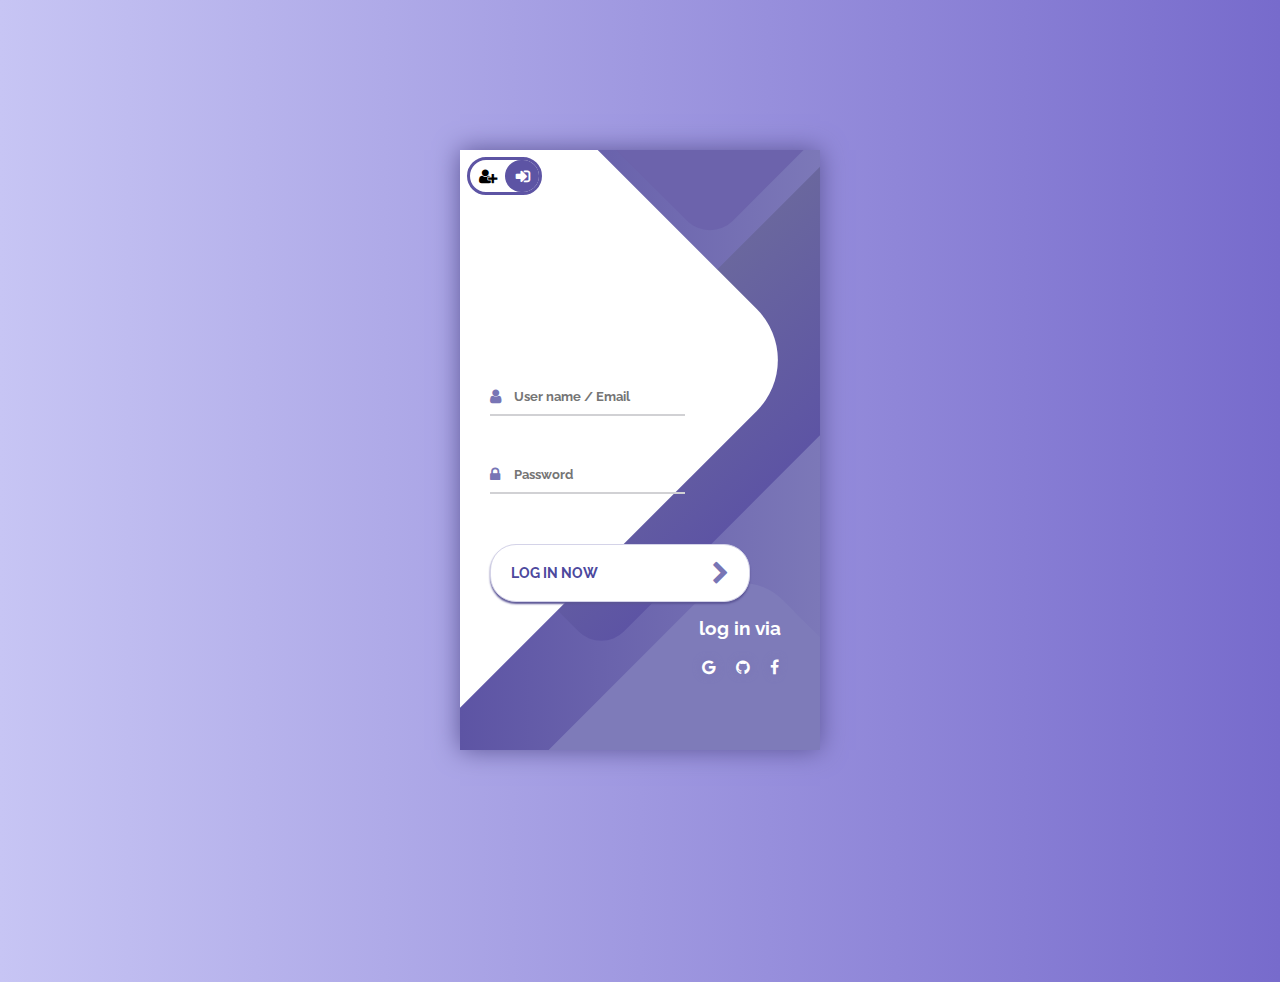
<file: index.html>
<!DOCTYPE html>
<html lang="en">
<head>
    <meta charset="UTF-8">
    <meta name="viewport" content="width=device-width, initial-scale=1.0">
    <title>Document</title>
    <link rel="stylesheet" href="https://cdnjs.cloudflare.com/ajax/libs/font-awesome/4.7.0/css/font-awesome.min.css" />
    <link rel="stylesheet" href=".\font-awesome-4.7.0\css\font-awesome.min.css">
</head>
<style>
    @import url('https://fonts.googleapis.com/css?family=Raleway:400,700');

* {
	box-sizing: border-box;
	margin: 0;
	padding: 0;	
	font-family: Raleway, sans-serif;
}

body {
	background: linear-gradient(90deg, #C7C5F4, #776BCC);		
	font-family: Arial, Helvetica, sans-serif;
}

.container {
	display: flex;
	align-items: center;
	justify-content: center;
	min-height: 100vh;
}

.screen {		
	background: linear-gradient(90deg, #5D54A4, #7C78B8);		
	position: relative;	
	height: 600px;
	width: 360px;	
	box-shadow: 0px 0px 24px #5C5696;

}

.screen__content {
	z-index: 1;
	position: relative;	
	height: 100%;
}

.screen__background {		
	position: absolute;
	top: 0;
	left: 0;
	right: 0;
	bottom: 0;
	z-index: 0;
	-webkit-clip-path: inset(0 0 0 0);
	clip-path: inset(0 0 0 0);	
}

.screen__background__shape {
	transform: rotate(45deg);
	position: absolute;
}

.screen__background__shape1 {
	height: 520px;
	width: 520px;
	background: #FFF;	
	top: -50px;
	right: 120px;	
	border-radius: 0 72px 0 0;
}

.screen__background__shape2 {
	height: 220px;
	width: 220px;
	background: #6C63AC;	
	top: -172px;
	right: 0;	
	border-radius: 32px;
}

.screen__background__shape3 {
	height: 540px;
	width: 190px;
	background: linear-gradient(270deg, #5D54A4, #6A679E);
	top: -24px;
	right: 0;	
	border-radius: 32px;
}

.screen__background__shape4 {
	height: 400px;
	width: 200px;
	background: #7E7BB9;	
	top: 420px;
	right: 50px;	
	border-radius: 60px;
}

.login {
	width: 320px;
	padding: 30px;
	padding-top: 156px;
}

.login__field {
	padding: 20px 0px;	
	position: relative;	
}

.login__icon {
	position: absolute;
	top: 30px;
	color: #7875B5;
}

.login__input {
	border: none;
	border-bottom: 2px solid #D1D1D4;
	background: none;
	padding: 10px;
	padding-left: 24px;
	font-weight: 700;
	width: 75%;
	transition: .2s;
}

.login__input:active,
.login__input:focus,
.login__input:hover {
	outline: none;
	border-bottom-color: #6A679E;
}

.login__submit {
	background: #fff;
	font-size: 14px;
	margin-top: 30px;
	padding: 16px 20px;
	border-radius: 26px;
	border: 1px solid #D4D3E8;
	text-transform: uppercase;
	font-weight: 700;
	display: flex;
	align-items: center;
	width: 100%;
	color: #4C489D;
	box-shadow: 0px 2px 2px #5C5696;
	cursor: pointer;
	transition: .2s;
}

.login__submit:active,
.login__submit:focus,
.login__submit:hover {
	border-color: #6A679E;
	outline: none;
}

.button__icon {
	font-size: 24px;
	margin-left: auto;
	color: #7875B5;
}

.social-login {	
	position: absolute;
	height: 140px;
	width: 160px;
	text-align: center;
	bottom: 0px;
	right: 0px;
	color: #fff;
}

.social-icons {
	display: flex;
	align-items: center;
	justify-content: center;
}

.social-login__icon {
	padding: 20px 10px;
	color: #fff;
	text-decoration: none;	
	text-shadow: 0px 0px 8px #7875B5;
}

.social-login__icon:hover {
	transform: scale(1.5);	
}

.toggle-shadow{
    width:50%;
    height:100%;
    position:absolute;
    border-radius: 2rem;
    background:#5D54A4;
    z-index: -10;
    transition: ease-in-out 0.2s;
}

.toggle-switch{
    text-transform: uppercase;
    position: relative;
    width:75px;
    display:flex;
    justify-content:center;
    align-items: center;
    border-radius: 2rem;
    margin: 7px;
    border: 3px solid #5D54A4;
}

.toggle-switch label{
    flex-grow:1;
    text-align: center;
    padding: 0.5rem;
    border-radius: 2rem;
    cursor: pointer;
}

.toggle-switch input[type="radio"]{
    display:none;
}

.toggle-switch input[type="radio"]:checked + label{
    font-weight: bold;
}

input:checked + label{
    color:white;
}

#toggle1:checked ~ .toggle-shadow{
    left:0;
}

#toggle2:checked ~ .toggle-shadow{
    left:50%;
}






</style>





<body>


		
            <div class="container">

	<div class="screen">
	
		<div class="screen__content">
            <div class='toggle-switch'>
                <input type='radio' name='tog' id='toggle1' value='1'/>
                <label for='toggle1' class="fa fa-user-plus"></label>
    
                <input type='radio' checked name='tog' id='toggle2' value='2'/>
                <label for='toggle2' class="fa fa-sign-in"></label>
                <div class='toggle-shadow'></div>
    
            </div>
			<form class="login" id='login'>
			
				<div class="login__field">
					<i class="login__icon fa fa-user"></i>
					<input type="text" required id='email' class="login__input" placeholder="User name / Email">
				</div>
				<div class="login__field">
					<i class="login__icon fa fa-lock"></i>
					<input type="password" required id='password' class="login__input" placeholder="Password">
				</div>
				<button class="button login__submit" onClick="verify()">
					<span class="button__text">Log In Now</span>
					<i class="button__icon fa fa-chevron-right"></i>
				</button>				
			</form>
			<div class="social-login">
				<h3>log in via</h3>
				<div class="social-icons">
					<a href="#" class="social-login__icon fa fa-google"></a>
					<a href="#" class="social-login__icon fa fa-github"></a>
					<a href="#" class="social-login__icon fa fa-facebook"></a>
				</div>
			</div>
		</div>
		<div class="screen__background">
			<span class="screen__background__shape screen__background__shape4"></span>
			<span class="screen__background__shape screen__background__shape3"></span>		
			<span class="screen__background__shape screen__background__shape2"></span>
			<span class="screen__background__shape screen__background__shape1"></span>
		</div>		
	</div>
</div>


<script>



	const toggle1 = document.getElementById('toggle1')
	const toggle2 = document.getElementById('toggle2')
	var emails = [['a','b'],['c','d']]
	var form = document.getElementById('login');
	
	toggle1.addEventListener('click', ()=>{
		document.location.href = './signuppage.html'
	})





form.addEventListener('submit', function(event) {
            event.preventDefault();
        });


    function verify(){
        var email = document.getElementById("email").value;
        var password = document.getElementById('password').value;
        for (let i of emails){
            if(i[0] == email && i[1] == password){
                window.location.href = './WEB.html'
            }
        }
    }
</script>


</body>
</html>
</file>
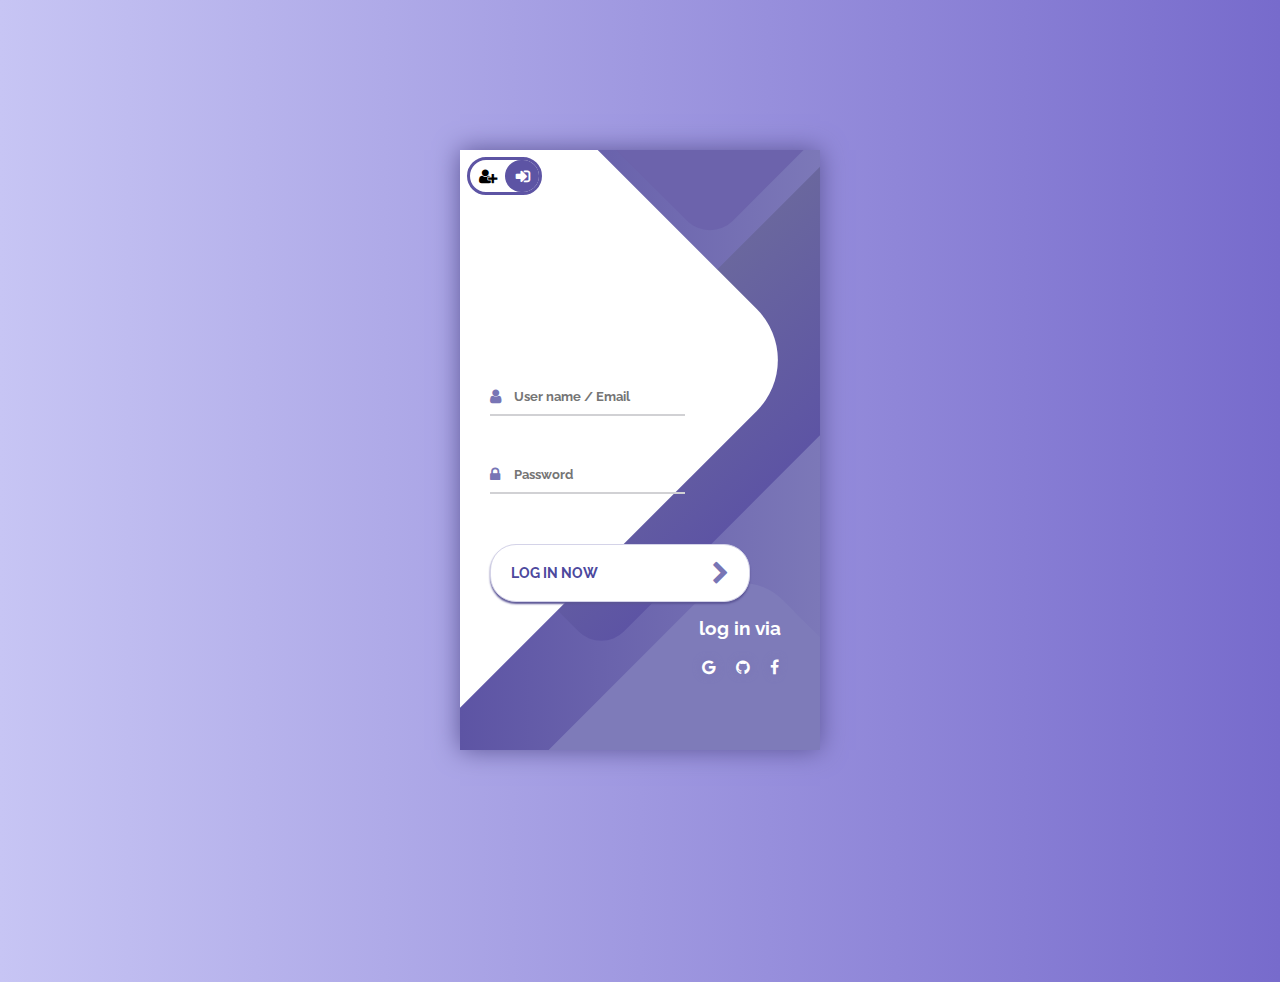
<file: loginpage.html>
<!DOCTYPE html>
<html lang="en">
<head>
    <meta charset="UTF-8">
    <meta name="viewport" content="width=device-width, initial-scale=1.0">
    <title>Document</title>
    <link rel="stylesheet" href="https://cdnjs.cloudflare.com/ajax/libs/font-awesome/4.7.0/css/font-awesome.min.css" />
    <link rel="stylesheet" href=".\font-awesome-4.7.0\css\font-awesome.min.css">
</head>
<style>
    @import url('https://fonts.googleapis.com/css?family=Raleway:400,700');

* {
	box-sizing: border-box;
	margin: 0;
	padding: 0;	
	font-family: Raleway, sans-serif;
}

body {
	background: linear-gradient(90deg, #C7C5F4, #776BCC);		
	font-family: Arial, Helvetica, sans-serif;
}

.container {
	display: flex;
	align-items: center;
	justify-content: center;
	min-height: 100vh;
}

.screen {		
	background: linear-gradient(90deg, #5D54A4, #7C78B8);		
	position: relative;	
	height: 600px;
	width: 360px;	
	box-shadow: 0px 0px 24px #5C5696;

}

.screen__content {
	z-index: 1;
	position: relative;	
	height: 100%;
}

.screen__background {		
	position: absolute;
	top: 0;
	left: 0;
	right: 0;
	bottom: 0;
	z-index: 0;
	-webkit-clip-path: inset(0 0 0 0);
	clip-path: inset(0 0 0 0);	
}

.screen__background__shape {
	transform: rotate(45deg);
	position: absolute;
}

.screen__background__shape1 {
	height: 520px;
	width: 520px;
	background: #FFF;	
	top: -50px;
	right: 120px;	
	border-radius: 0 72px 0 0;
}

.screen__background__shape2 {
	height: 220px;
	width: 220px;
	background: #6C63AC;	
	top: -172px;
	right: 0;	
	border-radius: 32px;
}

.screen__background__shape3 {
	height: 540px;
	width: 190px;
	background: linear-gradient(270deg, #5D54A4, #6A679E);
	top: -24px;
	right: 0;	
	border-radius: 32px;
}

.screen__background__shape4 {
	height: 400px;
	width: 200px;
	background: #7E7BB9;	
	top: 420px;
	right: 50px;	
	border-radius: 60px;
}

.login {
	width: 320px;
	padding: 30px;
	padding-top: 156px;
}

.login__field {
	padding: 20px 0px;	
	position: relative;	
}

.login__icon {
	position: absolute;
	top: 30px;
	color: #7875B5;
}

.login__input {
	border: none;
	border-bottom: 2px solid #D1D1D4;
	background: none;
	padding: 10px;
	padding-left: 24px;
	font-weight: 700;
	width: 75%;
	transition: .2s;
}

.login__input:active,
.login__input:focus,
.login__input:hover {
	outline: none;
	border-bottom-color: #6A679E;
}

.login__submit {
	background: #fff;
	font-size: 14px;
	margin-top: 30px;
	padding: 16px 20px;
	border-radius: 26px;
	border: 1px solid #D4D3E8;
	text-transform: uppercase;
	font-weight: 700;
	display: flex;
	align-items: center;
	width: 100%;
	color: #4C489D;
	box-shadow: 0px 2px 2px #5C5696;
	cursor: pointer;
	transition: .2s;
}

.login__submit:active,
.login__submit:focus,
.login__submit:hover {
	border-color: #6A679E;
	outline: none;
}

.button__icon {
	font-size: 24px;
	margin-left: auto;
	color: #7875B5;
}

.social-login {	
	position: absolute;
	height: 140px;
	width: 160px;
	text-align: center;
	bottom: 0px;
	right: 0px;
	color: #fff;
}

.social-icons {
	display: flex;
	align-items: center;
	justify-content: center;
}

.social-login__icon {
	padding: 20px 10px;
	color: #fff;
	text-decoration: none;	
	text-shadow: 0px 0px 8px #7875B5;
}

.social-login__icon:hover {
	transform: scale(1.5);	
}

.toggle-shadow{
    width:50%;
    height:100%;
    position:absolute;
    border-radius: 2rem;
    background:#5D54A4;
    z-index: -10;
    transition: ease-in-out 0.2s;
}

.toggle-switch{
    text-transform: uppercase;
    position: relative;
    width:75px;
    display:flex;
    justify-content:center;
    align-items: center;
    border-radius: 2rem;
    margin: 7px;
    border: 3px solid #5D54A4;
}

.toggle-switch label{
    flex-grow:1;
    text-align: center;
    padding: 0.5rem;
    border-radius: 2rem;
    cursor: pointer;
}

.toggle-switch input[type="radio"]{
    display:none;
}

.toggle-switch input[type="radio"]:checked + label{
    font-weight: bold;
}

input:checked + label{
    color:white;
}

#toggle1:checked ~ .toggle-shadow{
    left:0;
}

#toggle2:checked ~ .toggle-shadow{
    left:50%;
}






</style>





<body>


		
            <div class="container">

	<div class="screen">
	
		<div class="screen__content">
            <div class='toggle-switch'>
                <input type='radio' name='tog' id='toggle1' value='1'/>
                <label for='toggle1' class="fa fa-user-plus"></label>
    
                <input type='radio' checked name='tog' id='toggle2' value='2'/>
                <label for='toggle2' class="fa fa-sign-in"></label>
                <div class='toggle-shadow'></div>
    
            </div>
			<form class="login" id='login'>
			
				<div class="login__field">
					<i class="login__icon fa fa-user"></i>
					<input type="text" required id='email' class="login__input" placeholder="User name / Email">
				</div>
				<div class="login__field">
					<i class="login__icon fa fa-lock"></i>
					<input type="password" required id='password' class="login__input" placeholder="Password">
				</div>
				<button class="button login__submit" onClick="verify()">
					<span class="button__text">Log In Now</span>
					<i class="button__icon fa fa-chevron-right"></i>
				</button>				
			</form>
			<div class="social-login">
				<h3>log in via</h3>
				<div class="social-icons">
					<a href="#" class="social-login__icon fa fa-google"></a>
					<a href="#" class="social-login__icon fa fa-github"></a>
					<a href="#" class="social-login__icon fa fa-facebook"></a>
				</div>
			</div>
		</div>
		<div class="screen__background">
			<span class="screen__background__shape screen__background__shape4"></span>
			<span class="screen__background__shape screen__background__shape3"></span>		
			<span class="screen__background__shape screen__background__shape2"></span>
			<span class="screen__background__shape screen__background__shape1"></span>
		</div>		
	</div>
</div>


<script>



	const toggle1 = document.getElementById('toggle1')
	const toggle2 = document.getElementById('toggle2')
	var emails = [['a','b'],['c','d']]
	var form = document.getElementById('login');
	
	toggle1.addEventListener('click', ()=>{
		document.location.href = './signuppage.html'
	})





form.addEventListener('submit', function(event) {
            event.preventDefault();
        });


    function verify(){
        var email = document.getElementById("email").value;
        var password = document.getElementById('password').value;
        for (let i of emails){
            if(i[0] == email && i[1] == password){
                window.location.href = './profilespage.html'
            }
        }
    }
</script>


</body>
</html>
</file>
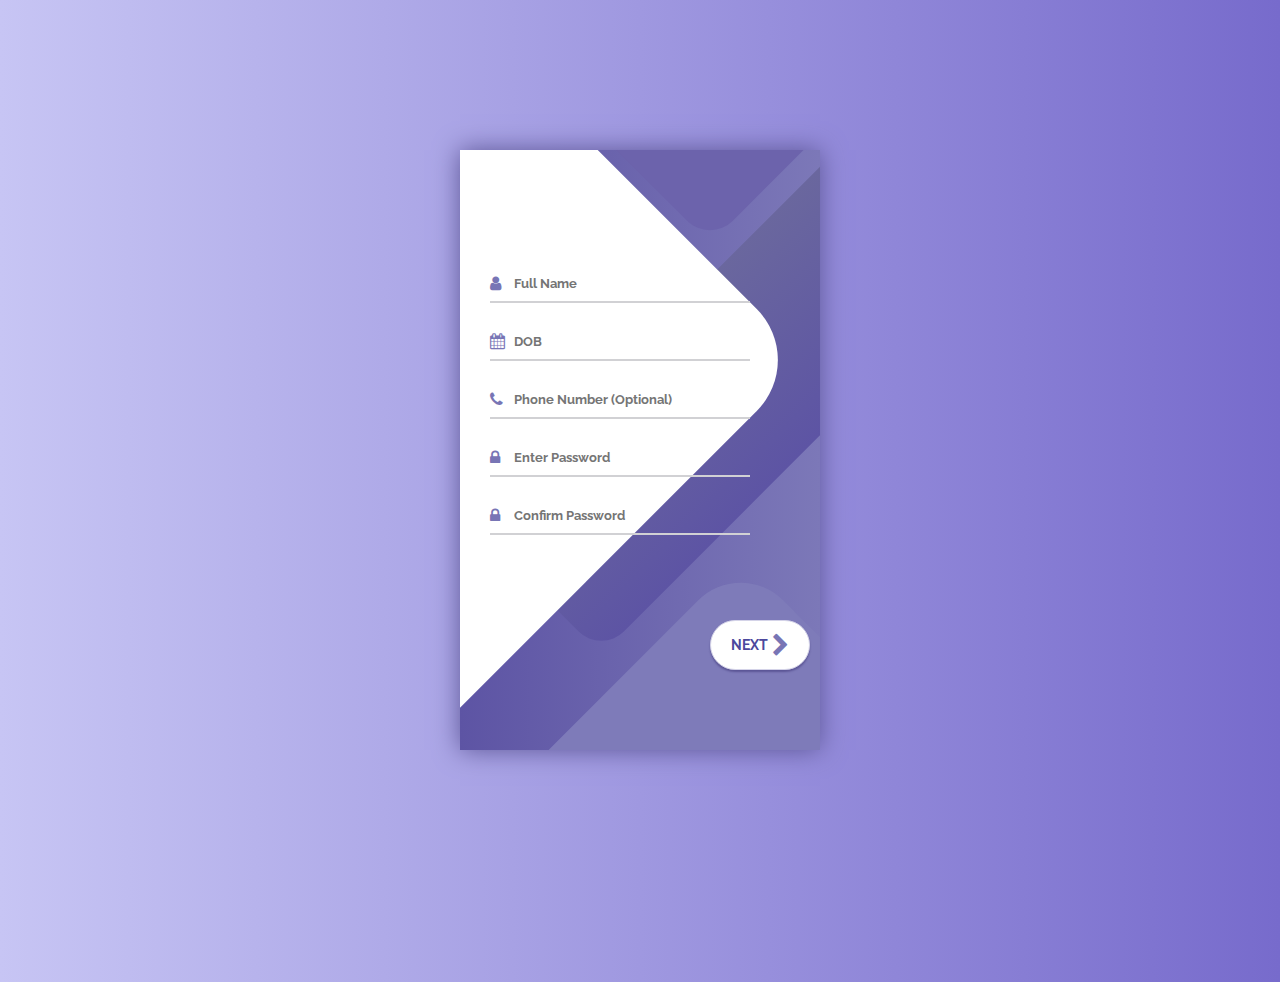
<file: signupinfo.html>
<!DOCTYPE html>
<html lang="en">
<head>
    <meta charset="UTF-8">
    <meta name="viewport" content="width=device-width, initial-scale=1.0">
    <title>Document</title>
    <link rel="stylesheet" href="https://cdnjs.cloudflare.com/ajax/libs/font-awesome/4.7.0/css/font-awesome.min.css" />
    <link rel="stylesheet" href=".\font-awesome-4.7.0\css\font-awesome.min.css">

</head>
<style>
    @import url('https://fonts.googleapis.com/css?family=Raleway:400,700');

    * {
box-sizing: border-box;
margin: 0;
padding: 0;	
font-family: Raleway, sans-serif;
}

body {
background: linear-gradient(90deg, #C7C5F4, #776BCC);		
font-family: Arial, Helvetica, sans-serif;
}

.container {
display: flex;
align-items: center;
justify-content: center;
min-height: 100vh;
position:relative;
}

.screen {		
background: linear-gradient(90deg, #5D54A4, #7C78B8);		
position: relative;	
height: 600px;
width: 360px;	
box-shadow: 0px 0px 24px #5C5696;

}

.screen__content {
z-index: 1;
position: relative;	
height: 90%;
}

.screen__background {		
position: absolute;
top: 0;
left: 0;
right: 0;
bottom: 0;
z-index: 0;
-webkit-clip-path: inset(0 0 0 0);
clip-path: inset(0 0 0 0);	
}

.screen__background__shape {
transform: rotate(45deg);
position: absolute;
}

.screen__background__shape1 {
height: 520px;
width: 520px;
background: #FFF;	
top: -50px;
right: 120px;	
border-radius: 0 72px 0 0;
}

.screen__background__shape2 {
height: 220px;
width: 220px;
background: #6C63AC;	
top: -172px;
right: 0;	
border-radius: 32px;
}

.screen__background__shape3 {
height: 540px;
width: 190px;
background: linear-gradient(270deg, #5D54A4, #6A679E);
top: -24px;
right: 0;	
border-radius: 32px;
}

.screen__background__shape4 {
height: 400px;
width: 200px;
background: #7E7BB9;	
top: 420px;
right: 50px;	
border-radius: 60px;
}

.login {
width: 320px;
padding: 30px;
padding-top: 95px;
}

.login__field {
padding: 10px 0px;	
position: relative;	
}

.login__icon {
position: absolute;
top: 20px;
color: #7875B5;
}

.login__input {
border: none;
border-bottom: 2px solid #D1D1D4;
background: none;
padding: 10px;
padding-left: 24px;
font-weight: 700;
width: 100%;
transition: .2s;

}

.login__input:active,
.login__input:focus,
.login__input:hover {
outline: none;
border-bottom-color: #6A679E;
}

.login__submit {
background: #fff;
font-size: 14px;
margin-top: 30px;
padding: 16px 20px;
border-radius: 26px;
border: 1px solid #D4D3E8;
text-transform: uppercase;
font-weight: 700;
display: flex;
align-items: center;
width: 100%;
color: #4C489D;
box-shadow: 0px 2px 2px #5C5696;
cursor: pointer;
transition: .2s;
}

.login__submit:active,
.login__submit:focus,
.login__submit:hover {
border-color: #6A679E;
outline: none;
}

.button__icon {
font-size: 24px;
margin-left: auto;
color: #7875B5;
}

#nextbtn{
    position: absolute;
    right:10px;
    bottom:20px;
    width:100px;
    height: 50px;
}





</style>
</head>
<body>




        
    <div class="container">

        <div class="screen">

            <div class="screen__content">
                
                <form class="login" id='login'>

                <div class="login__field">
                    <div class="login__field">
                    <i class="login__icon fa fa-user"></i>
                    <input type="text" id='name' class="login__input" required placeholder="Full Name"></div>
                    <div class="login__field">
                    <i class="login__icon fa fa-calendar"></i>
                    <input type="text" id='dob' onfocus="(this.type='date')" onblur="(this.type='date')" class="login__input" required placeholder="DOB"></div>
                    <div class="login__field">
                    <i class="login__icon fa fa-phone"></i>
                    <input type="number" id='phoneno' class="login__input" placeholder="Phone Number (Optional)" min="1000000000" max="9999999999"></div>
                    <!--Verify Phone Number-->
                    <div class="login__field">
                    <i class="login__icon fa fa-lock"></i>
                    <input type="password" id='password1' class="login__input" required placeholder="Enter Password"></div>
                    <div class="login__field">
                    <i class="login__icon fa fa-lock"></i>
                    <input type="password" id='password2' class="login__input" required placeholder="Confirm Password"></div>                
                    <!--javascript to check if the passwords are matching-->

                </div>
                <button class="button login__submit" id="nextbtn">
                    <span class="button__text">Next</span>
                    <i class="button__icon fa fa-chevron-right"></i>
                </button>				
                </form>

            </div>
            <div class="screen__background">
                <span class="screen__background__shape screen__background__shape4"></span>
                <span class="screen__background__shape screen__background__shape3"></span>		
                <span class="screen__background__shape screen__background__shape2"></span>
                <span class="screen__background__shape screen__background__shape1"></span>
            </div>		
        </div>
    </div>


</body>
</html>
</file>
